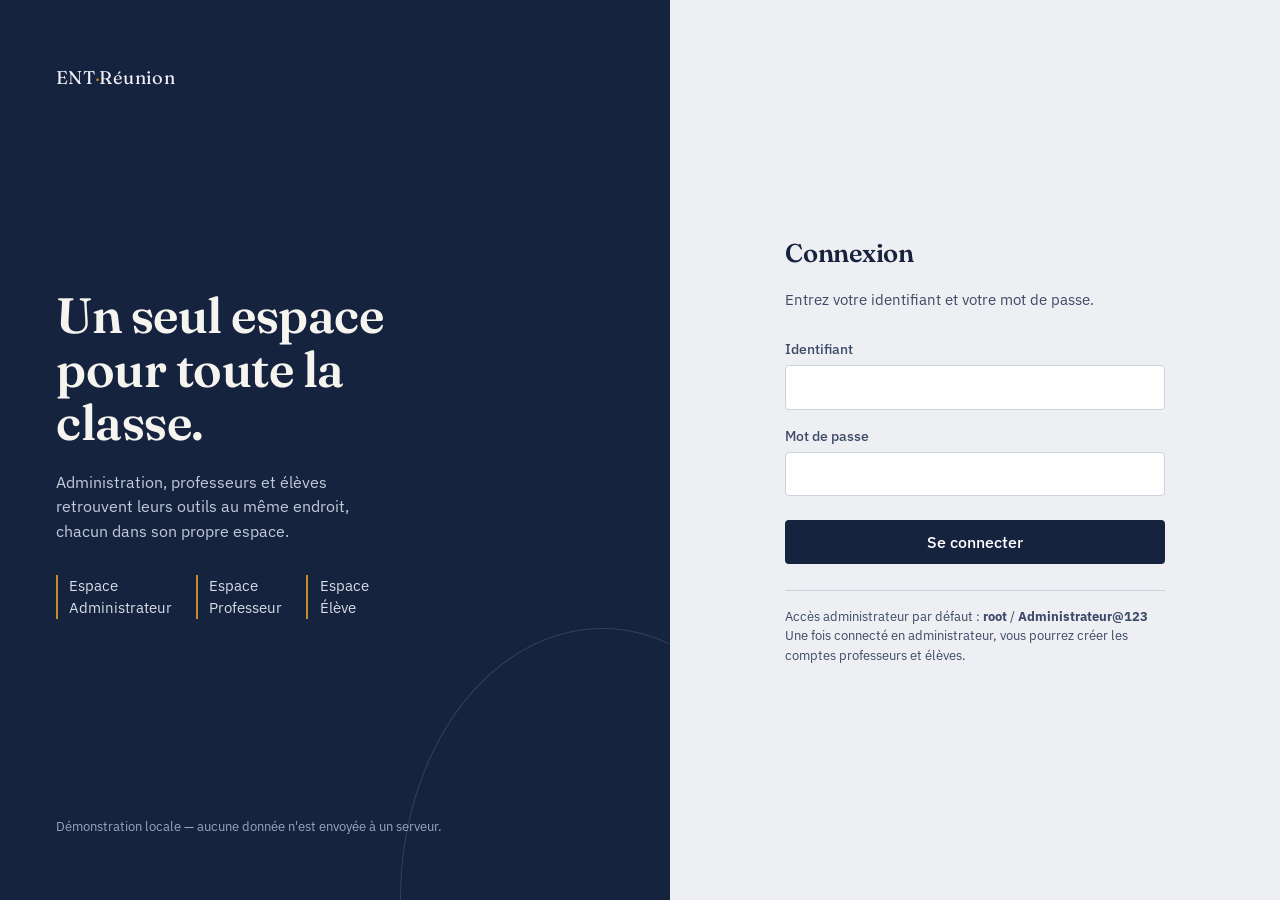
<file: index.html>
<!DOCTYPE html>
<html lang="fr">
<head>
<meta charset="UTF-8" />
<meta name="viewport" content="width=device-width, initial-scale=1.0" />
<title>Connexion — Espace Numérique de Travail</title>
<link rel="stylesheet" href="style.css" />
</head>
<body>

<div class="login-shell">
  <div class="login-hero">
    <div class="brand">ENT<span>·</span>Réunion</div>
    <div>
      <h1>Un seul espace pour toute la classe.</h1>
      <p>Administration, professeurs et élèves retrouvent leurs outils au même endroit, chacun dans son propre espace.</p>
      <div class="spaces">
        <div>Espace<br>Administrateur</div>
        <div>Espace<br>Professeur</div>
        <div>Espace<br>Élève</div>
      </div>
    </div>
    <div style="font-size:0.8rem; color:#9aa5bb;">Démonstration locale — aucune donnée n'est envoyée à un serveur.</div>
  </div>

  <div class="login-panel">
    <div class="login-card">
      <h2>Connexion</h2>
      <p class="sub">Entrez votre identifiant et votre mot de passe.</p>

      <form id="login-form">
        <label for="id">Identifiant</label>
        <input type="text" id="id" autocomplete="username" required />

        <label for="password">Mot de passe</label>
        <input type="password" id="password" autocomplete="current-password" required />

        <button type="submit" class="btn full">Se connecter</button>
        <div class="error-msg" id="error-msg">Identifiant ou mot de passe incorrect.</div>
      </form>

      <div class="hint">
        Accès administrateur par défaut : <strong>root</strong> / <strong>Administrateur@123</strong><br>
        Une fois connecté en administrateur, vous pourrez créer les comptes professeurs et élèves.
      </div>
    </div>
  </div>
</div>

<script src="app.js"></script>
<script>
  const form = document.getElementById("login-form");
  const errorMsg = document.getElementById("error-msg");

  form.addEventListener("submit", (e) => {
    e.preventDefault();
    const id = document.getElementById("id").value.trim();
    const password = document.getElementById("password").value;
    const user = login(id, password);
    if (!user) {
      errorMsg.classList.add("show");
      return;
    }
    window.location.href = dashboardForRole(user.role);
  });
</script>
</body>
</html>
</file>
<file: style.css>
@import url('https://fonts.googleapis.com/css2?family=Fraunces:opsz,wght@9..144,400;9..144,600;9..144,700&family=IBM+Plex+Sans:wght@400;500;600&display=swap');

:root {
  --ink: #16233f;
  --ink-soft: #3c4a68;
  --paper: #edeff2;
  --panel: #ffffff;
  --line: #ccd2dd;
  --accent: #c98a2c;
  --accent-dark: #a5701d;
  --leaf: #2f6f5e;
  --leaf-dark: #235748;
  --danger: #b3432b;
  --radius: 4px;
}

* { box-sizing: border-box; }

html, body {
  margin: 0;
  padding: 0;
  background: var(--paper);
  color: var(--ink);
  font-family: 'IBM Plex Sans', sans-serif;
  font-size: 16px;
  line-height: 1.5;
}

h1, h2, h3 {
  font-family: 'Fraunces', serif;
  color: var(--ink);
  margin: 0 0 0.4em 0;
  font-weight: 600;
  letter-spacing: -0.01em;
}

a { color: var(--leaf-dark); }

/* ---------- Login screen ---------- */

.login-shell {
  min-height: 100vh;
  display: grid;
  grid-template-columns: 1.1fr 1fr;
}

@media (max-width: 860px) {
  .login-shell { grid-template-columns: 1fr; }
  .login-hero { display: none; }
}

.login-hero {
  background: var(--ink);
  color: #eef1f6;
  padding: 4rem 3.5rem;
  display: flex;
  flex-direction: column;
  justify-content: space-between;
  position: relative;
  overflow: hidden;
}

.login-hero::after {
  content: "";
  position: absolute;
  inset: auto -20% -30% auto;
  width: 60%;
  height: 60%;
  border: 1px solid rgba(238,241,246,0.14);
  border-radius: 50%;
}

.login-hero .brand {
  font-family: 'Fraunces', serif;
  font-size: 1.15rem;
  letter-spacing: 0.02em;
}

.login-hero .brand span { color: var(--accent); }

.login-hero h1 {
  color: #f6f4ef;
  font-size: clamp(2.2rem, 4vw, 3.1rem);
  line-height: 1.08;
  max-width: 11ch;
}

.login-hero p {
  color: #c3cadb;
  max-width: 34ch;
  font-size: 1.02rem;
}

.login-hero .spaces {
  display: flex;
  gap: 1.5rem;
  flex-wrap: wrap;
  margin-top: 2rem;
}

.login-hero .spaces div {
  border-left: 2px solid var(--accent);
  padding-left: 0.7rem;
  font-size: 0.92rem;
  color: #d7dce7;
}

.login-panel {
  display: flex;
  align-items: center;
  justify-content: center;
  padding: 2.5rem;
  background: var(--paper);
}

.login-card {
  width: 100%;
  max-width: 380px;
}

.login-card h2 {
  font-size: 1.6rem;
  margin-bottom: 0.2rem;
}

.login-card .sub {
  color: var(--ink-soft);
  margin-bottom: 1.8rem;
  font-size: 0.95rem;
}

label {
  display: block;
  font-size: 0.85rem;
  font-weight: 500;
  color: var(--ink-soft);
  margin: 1rem 0 0.35rem;
}

input[type="text"], input[type="password"], select {
  width: 100%;
  padding: 0.7rem 0.8rem;
  border: 1px solid var(--line);
  border-radius: var(--radius);
  background: var(--panel);
  font-size: 0.98rem;
  color: var(--ink);
  font-family: inherit;
}

input:focus, select:focus, button:focus-visible {
  outline: 2px solid var(--leaf);
  outline-offset: 1px;
}

.btn {
  display: inline-block;
  border: none;
  border-radius: var(--radius);
  padding: 0.75rem 1.3rem;
  font-family: inherit;
  font-size: 0.98rem;
  font-weight: 500;
  cursor: pointer;
  background: var(--ink);
  color: #fff;
}

.btn:hover { background: #24365c; }

.btn.full { width: 100%; margin-top: 1.5rem; }

.btn.accent { background: var(--accent); color: #241704; }
.btn.accent:hover { background: var(--accent-dark); color: #fff; }

.btn.ghost {
  background: transparent;
  color: var(--ink);
  border: 1px solid var(--line);
}
.btn.ghost:hover { background: #e4e7ec; }

.btn.danger { background: var(--danger); color: #fff; }
.btn.danger:hover { background: #93341f; }

.error-msg {
  margin-top: 1rem;
  padding: 0.7rem 0.9rem;
  background: #f8e6df;
  border: 1px solid #e0b6a4;
  color: #7a2c14;
  border-radius: var(--radius);
  font-size: 0.9rem;
  display: none;
}
.error-msg.show { display: block; }

.hint {
  margin-top: 1.6rem;
  font-size: 0.82rem;
  color: var(--ink-soft);
  border-top: 1px solid var(--line);
  padding-top: 1rem;
}

/* ---------- Dashboard shell ---------- */

.app-shell {
  min-height: 100vh;
  display: flex;
  flex-direction: column;
}

.topbar {
  background: var(--ink);
  color: #eef1f6;
  padding: 1rem 2rem;
  display: flex;
  align-items: center;
  justify-content: space-between;
}

.topbar .brand {
  font-family: 'Fraunces', serif;
  font-size: 1.05rem;
}
.topbar .brand span { color: var(--accent); }

.topbar .who {
  display: flex;
  align-items: center;
  gap: 1rem;
  font-size: 0.9rem;
  color: #cfd6e4;
}

.role-tag {
  text-transform: none;
  font-size: 0.75rem;
  padding: 0.2rem 0.6rem;
  border: 1px solid rgba(238,241,246,0.35);
  border-radius: 20px;
}

main.content {
  flex: 1;
  padding: 2.5rem 2rem 3rem;
  max-width: 980px;
  margin: 0 auto;
  width: 100%;
}

.page-head {
  margin-bottom: 2rem;
  border-bottom: 1px solid var(--line);
  padding-bottom: 1.2rem;
}

.page-head p { color: var(--ink-soft); margin: 0.3rem 0 0; }

.grid-2 {
  display: grid;
  grid-template-columns: 1fr 1fr;
  gap: 2rem;
}
@media (max-width: 760px) { .grid-2 { grid-template-columns: 1fr; } }

.panel {
  background: var(--panel);
  border: 1px solid var(--line);
  border-radius: var(--radius);
  padding: 1.6rem;
}

.panel h3 {
  font-size: 1.05rem;
  margin-bottom: 1rem;
}

table {
  width: 100%;
  border-collapse: collapse;
  font-size: 0.92rem;
}

th, td {
  text-align: left;
  padding: 0.6rem 0.4rem;
  border-bottom: 1px solid var(--line);
}

th {
  font-weight: 500;
  color: var(--ink-soft);
  font-size: 0.8rem;
  text-transform: uppercase;
  letter-spacing: 0.04em;
}

.empty-row td {
  color: var(--ink-soft);
  font-style: italic;
  padding: 1.2rem 0.4rem;
}

.pill {
  display: inline-block;
  font-size: 0.72rem;
  padding: 0.15rem 0.55rem;
  border-radius: 20px;
  border: 1px solid var(--line);
  color: var(--ink-soft);
}
.pill.admin { border-color: var(--accent); color: var(--accent-dark); }
.pill.prof { border-color: var(--leaf); color: var(--leaf-dark); }
.pill.eleve { border-color: #6a5acd; color: #4b3fa0; }

.form-row {
  display: grid;
  grid-template-columns: 1fr 1fr;
  gap: 1rem;
}
@media (max-width: 560px) { .form-row { grid-template-columns: 1fr; } }

.small-note {
  font-size: 0.82rem;
  color: var(--ink-soft);
  margin-top: 0.6rem;
}

.notice {
  margin-bottom: 1.2rem;
  padding: 0.7rem 0.9rem;
  border-radius: var(--radius);
  font-size: 0.9rem;
  display: none;
}
.notice.show { display: block; }
.notice.ok { background: #e3efe9; border: 1px solid #b7d6c7; color: #235748; }
.notice.bad { background: #f8e6df; border: 1px solid #e0b6a4; color: #7a2c14; }

.action-row button { margin-right: 0.5rem; }

footer.foot {
  text-align: center;
  font-size: 0.78rem;
  color: var(--ink-soft);
  padding: 1.2rem;
}
</file>
